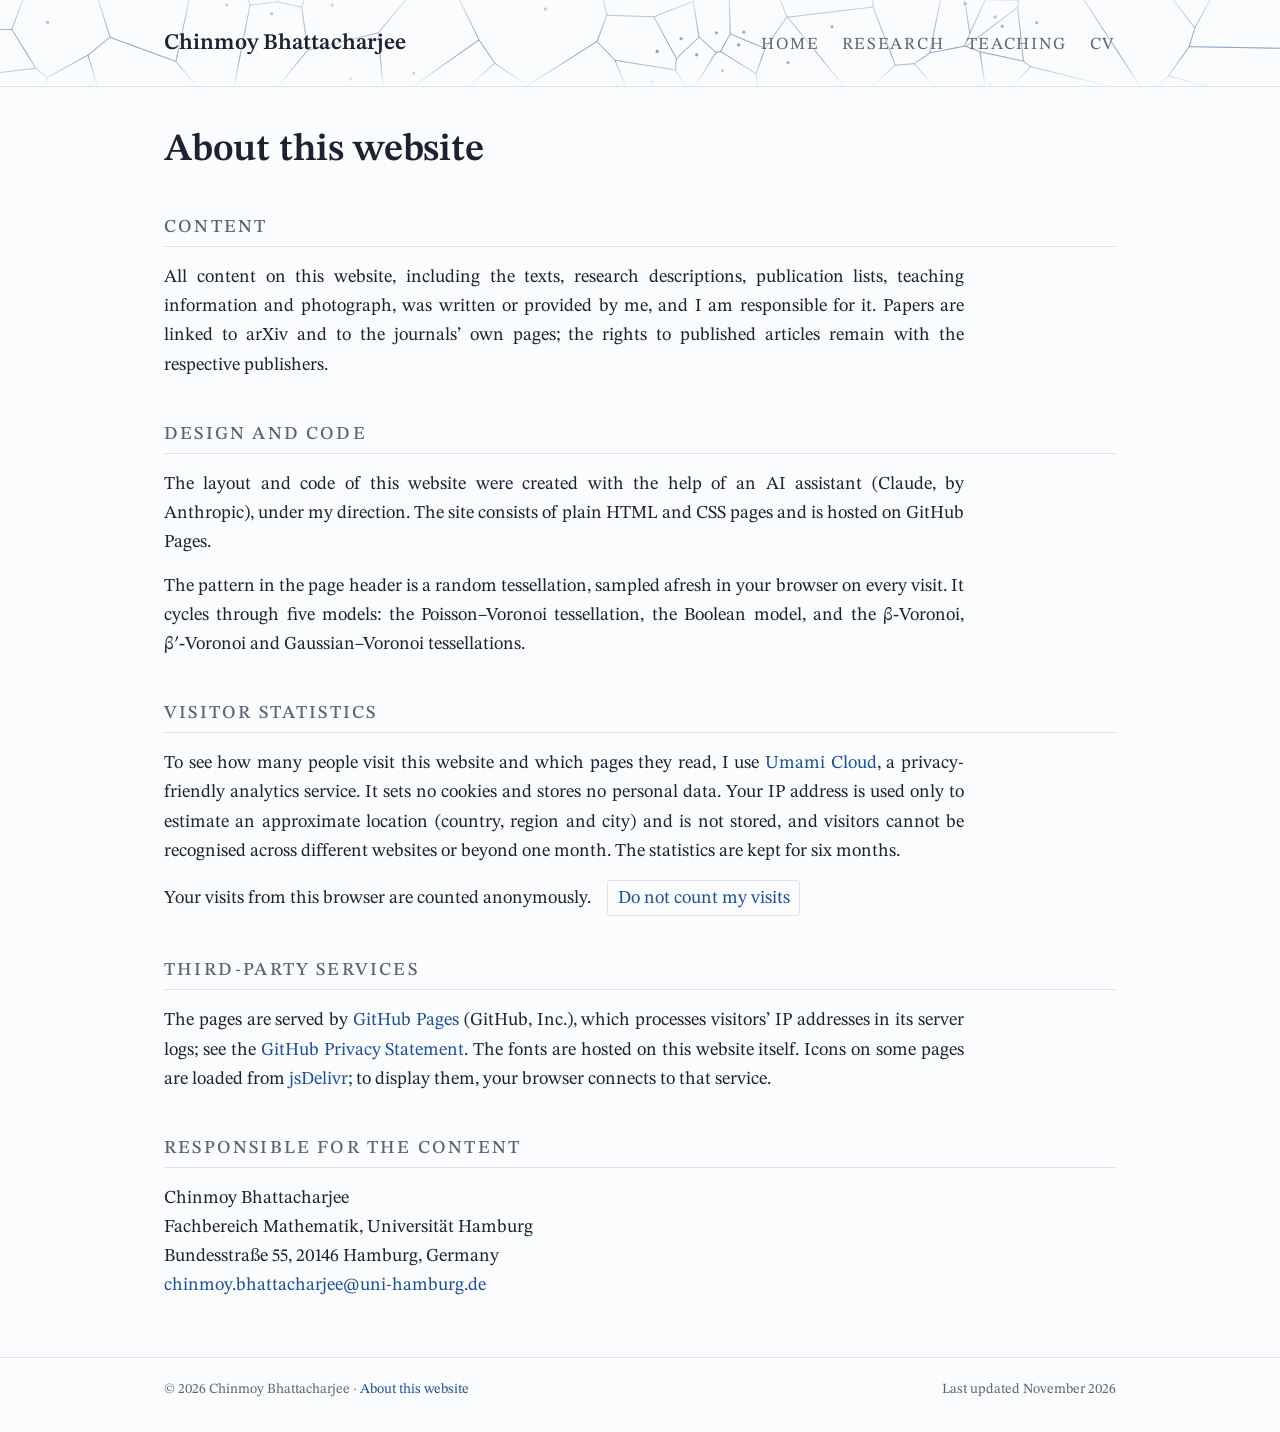
<file: about.html>
<!doctype html>
<html lang="en">
<head>
<meta charset="utf-8">
<meta name="viewport" content="width=device-width, initial-scale=1, viewport-fit=cover">
<title>About this website · Chinmoy Bhattacharjee</title>
<meta name="description" content="About the website of Chinmoy Bhattacharjee: content, design, visitor statistics and third-party services.">
<link rel="icon" href="favicon.svg" type="image/svg+xml">
<link rel="stylesheet" href="style.css">
<style>
  /* Opt-out control for visitor statistics (this page only) */
  .optout { display: flex; flex-wrap: wrap; align-items: baseline; gap: 0.4rem 1rem; }
  .optout button {
    font: inherit; color: var(--accent); background: none; border: 1px solid var(--rule);
    border-radius: 3px; padding: 0.15rem 0.6rem; cursor: pointer;
  }
  .optout button:hover { border-color: var(--accent); }
  .optout button:focus-visible { outline: 2px solid var(--accent); outline-offset: 2px; }
</style>
</head>
<body>

<header class="site-header">
  <canvas class="tess" aria-hidden="true"></canvas>
  <div class="wrap">
    <a class="site-name" href="index.html">Chinmoy Bhattacharjee</a>
    <nav class="site-nav" aria-label="Main">
      <a href="index.html">Home</a>
      <a href="research.html">Research</a>
      <a href="teaching.html">Teaching</a>
      <a href="cv.html">CV</a>
    </nav>
  </div>
</header>

<main>
  <div class="wrap">

    <section>
      <h1>About this website</h1>
    </section>

    <section>
      <h2>Content</h2>
      <div class="prose">
        <p>All content on this website, including the texts, research descriptions, publication lists, teaching information and photograph, was written or provided by me, and I am responsible for it. Papers are linked to arXiv and to the journals’ own pages; the rights to published articles remain with the respective publishers.</p>
      </div>
    </section>

    <section>
      <h2>Design and code</h2>
      <div class="prose">
        <p>The layout and code of this website were created with the help of an AI assistant (Claude, by Anthropic), under my direction. The site consists of plain HTML and CSS pages and is hosted on GitHub Pages.</p>
        <p>The pattern in the page header is a random tessellation, sampled afresh in your browser on every visit. It cycles through five models: the Poisson–Voronoi tessellation, the Boolean model, and the β‑Voronoi, β′‑Voronoi and Gaussian–Voronoi tessellations.</p>
      </div>
    </section>

    <section>
      <h2>Visitor statistics</h2>
      <div class="prose">
        <p>To see how many people visit this website and which pages they read, I use <a href="https://umami.is">Umami Cloud</a>, a privacy-friendly analytics service. It sets no cookies and stores no personal data. Your IP address is used only to estimate an approximate location (country, region and city) and is not stored, and visitors cannot be recognised across different websites or beyond one month. The statistics are kept for six months.</p>
        <p class="optout"><span data-optout-status>You can switch off the visitor statistics for this browser.</span> <button type="button" data-optout-toggle hidden>Do not count my visits</button></p>
      </div>
    </section>

    <section>
      <h2>Third-party services</h2>
      <div class="prose">
        <p>The pages are served by <a href="https://pages.github.com">GitHub Pages</a> (GitHub, Inc.), which processes visitors’ IP addresses in its server logs; see the <a href="https://docs.github.com/en/site-policy/privacy-policies/github-general-privacy-statement">GitHub Privacy Statement</a>. The fonts are hosted on this website itself. Icons on some pages are loaded from <a href="https://www.jsdelivr.com">jsDelivr</a>; to display them, your browser connects to that service.</p>
      </div>
    </section>

    <section>
      <h2>Responsible for the content</h2>
      <div class="prose">
        <p>Chinmoy Bhattacharjee<br>
        Fachbereich Mathematik, Universität Hamburg<br>
        Bundesstraße 55, 20146 Hamburg, Germany<br>
        <a href="mailto:chinmoy.bhattacharjee@uni-hamburg.de">chinmoy.bhattacharjee@uni-hamburg.de</a></p>
      </div>
    </section>

  </div>
</main>

<footer class="site-footer">
  <div class="wrap">
    <span>© 2026 Chinmoy Bhattacharjee · <a href="about.html" aria-current="page">About this website</a></span>
    <span class="last-updated"></span>
  </div>
</footer>

<script src="tessellation.js"></script>
<script>
  /* Opt-out button: stores a note in this browser that tells Umami not to count visits. */
  (function () {
    var btn = document.querySelector("[data-optout-toggle]");
    var status = document.querySelector("[data-optout-status]");
    if (!btn || !status) return;
    function isOff() { try { return localStorage.getItem("umami.disabled") !== null; } catch (e) { return false; } }
    function show() {
      if (isOff()) {
        status.textContent = "Your visits from this browser are not counted.";
        btn.textContent = "Count my visits again";
      } else {
        status.textContent = "Your visits from this browser are counted anonymously.";
        btn.textContent = "Do not count my visits";
      }
      btn.hidden = false;
    }
    btn.addEventListener("click", function () {
      try {
        if (isOff()) localStorage.removeItem("umami.disabled");
        else localStorage.setItem("umami.disabled", "1");
      } catch (e) {}
      show();
    });
    show();
  })();
</script>
<script defer src="https://cloud.umami.is/script.js" data-website-id="2314715c-61c5-48c2-8d09-edb953b30609" data-domains="chinmoybht.github.io"></script>
</body>
</html>
</file>
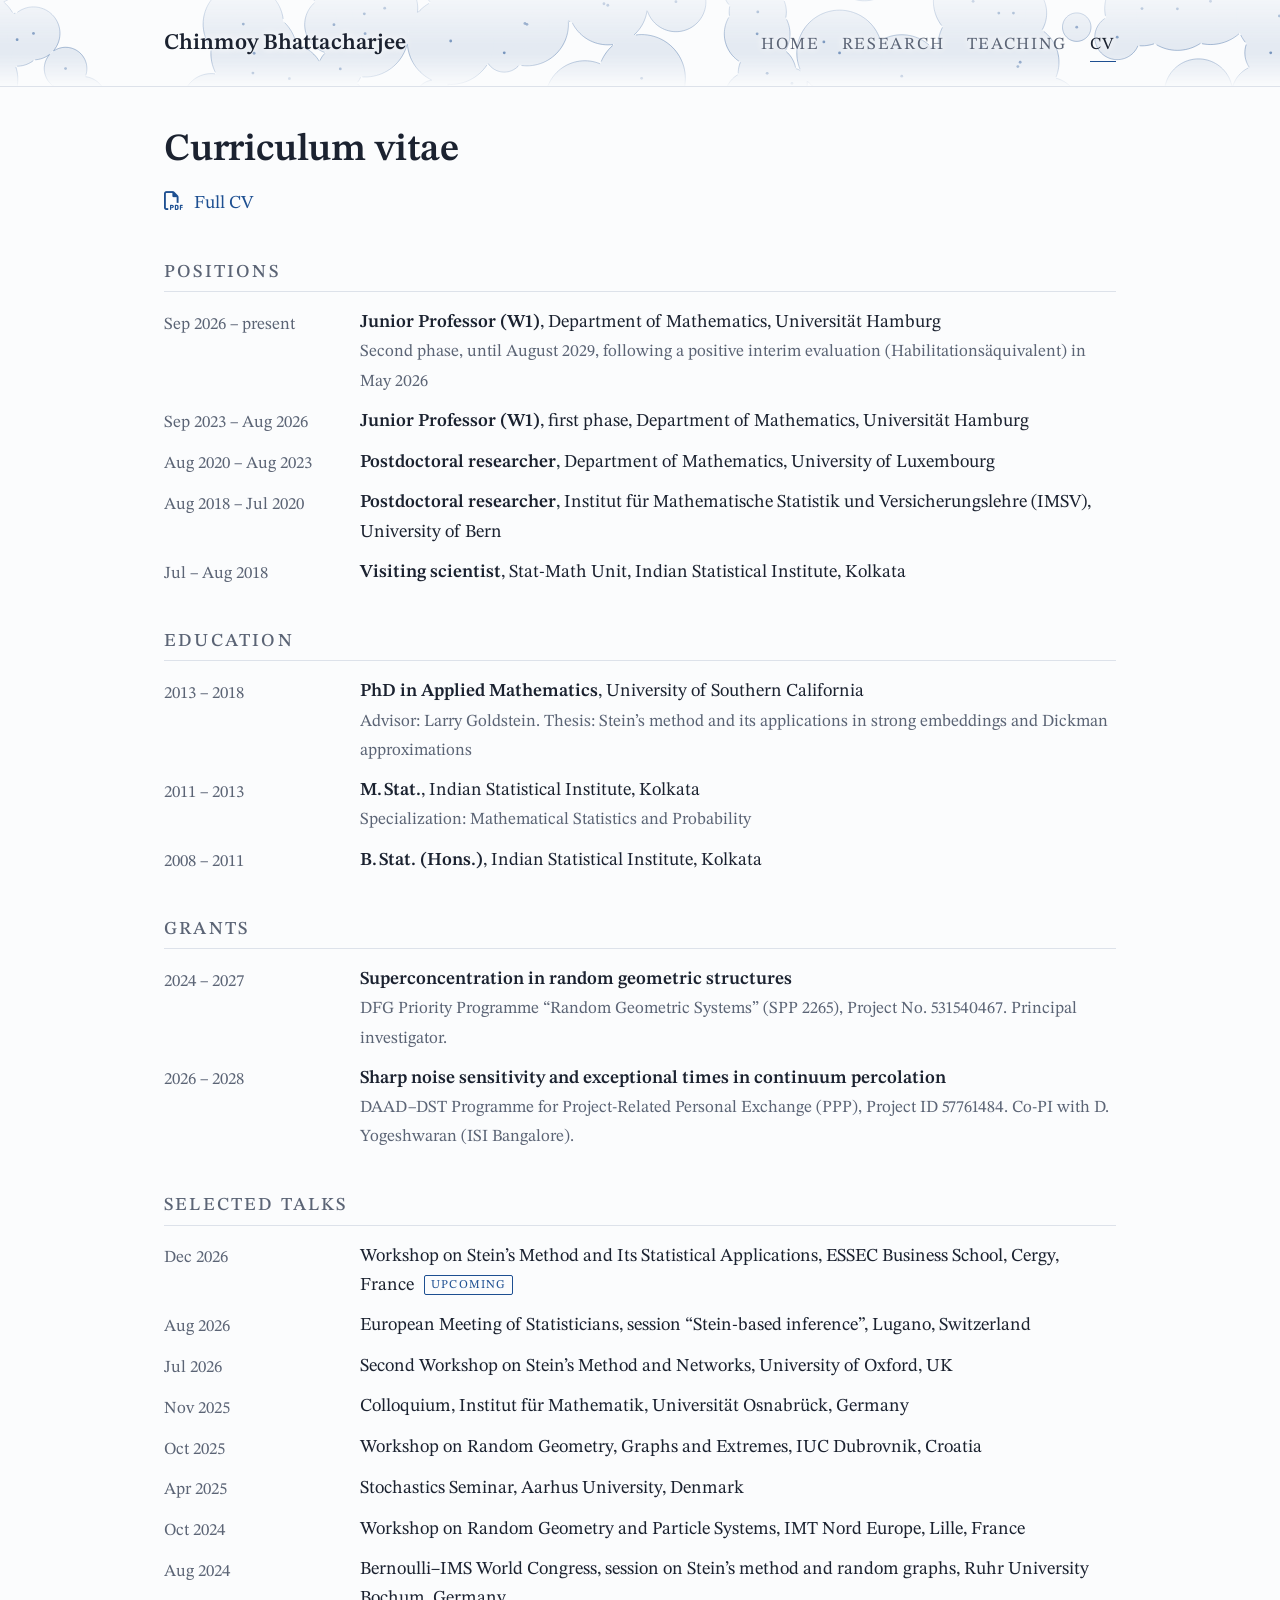
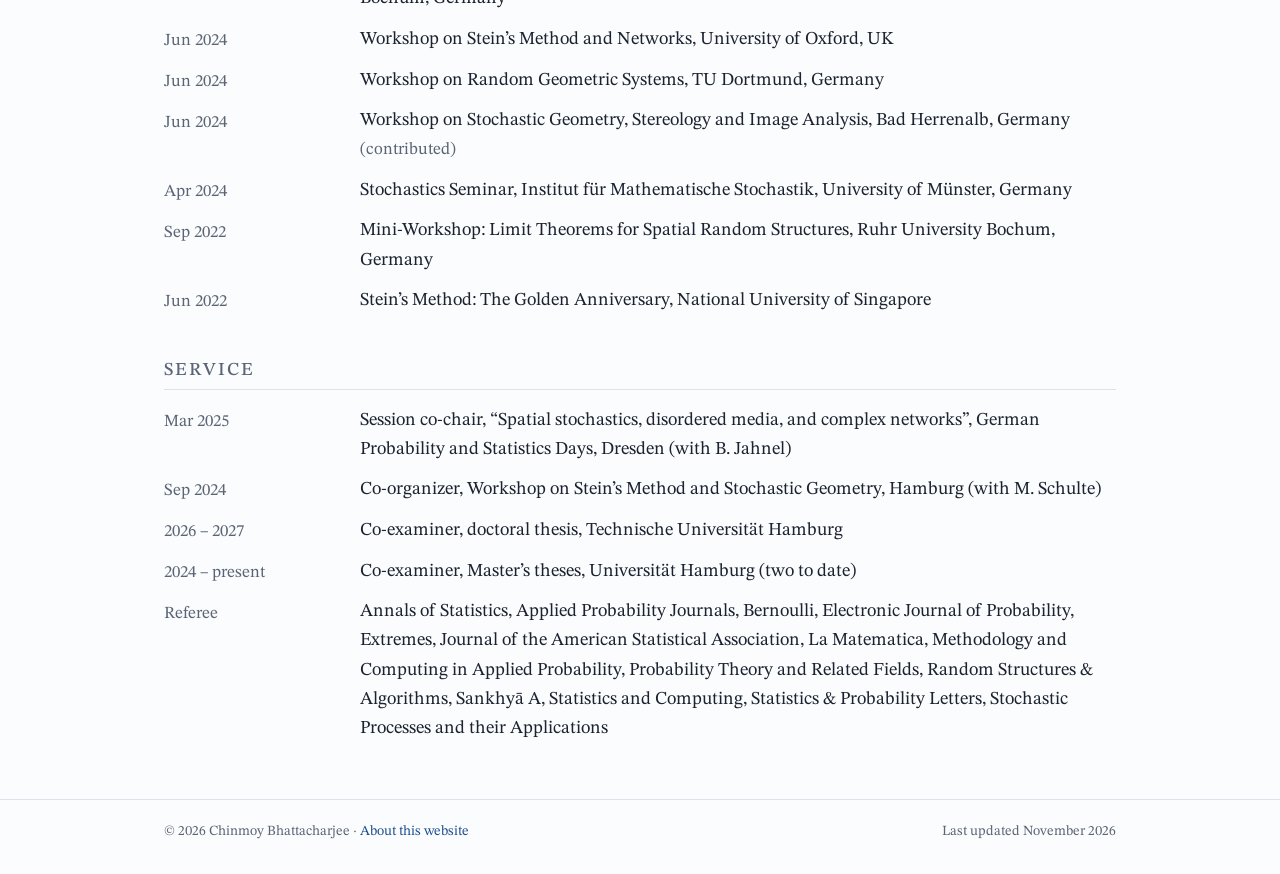
<file: cv.html>
<!doctype html>
<html lang="en">
<head>
<meta charset="utf-8">
<meta name="viewport" content="width=device-width, initial-scale=1, viewport-fit=cover">
<title>CV · Chinmoy Bhattacharjee</title>
<meta name="description" content="Curriculum vitae of Chinmoy Bhattacharjee: positions and education.">
<link rel="icon" href="favicon.svg" type="image/svg+xml">
<link rel="stylesheet" href="https://cdn.jsdelivr.net/npm/@fortawesome/fontawesome-free@6.5.2/css/all.min.css">
<link rel="stylesheet" href="style.css">
</head>
<body>

<header class="site-header">
  <canvas class="tess" aria-hidden="true"></canvas>
  <div class="wrap">
    <a class="site-name" href="index.html">Chinmoy Bhattacharjee</a>
    <nav class="site-nav" aria-label="Main">
      <a href="index.html">Home</a>
      <a href="research.html">Research</a>
      <a href="teaching.html">Teaching</a>
      <a href="cv.html" aria-current="page">CV</a>
    </nav>
  </div>
</header>

<main>
  <div class="wrap">

    <section>
      <h1>Curriculum vitae</h1>
      <!-- CV: upload your CV to GitHub as a file named exactly CV_Chinmoy.pdf.
           Uploading a new CV_Chinmoy.pdf replaces the old one; no link needs changing. -->
      <p class="cv-link"><a href="CV_Chinmoy.pdf"><span class="fa-regular fa-file-pdf" aria-hidden="true"></span> Full CV</a></p>    </section>

    <section>
      <h2>Positions</h2>
      <ul class="dated">
        <li>
          <span class="when">Sep 2026 – present</span>
          <span class="what"><b>Junior Professor (W1)</b>, Department of Mathematics, Universität Hamburg<br><span class="small muted">Second phase, until August 2029, following a positive interim evaluation (Habilitationsäquivalent) in May 2026</span></span>
        </li>
        <li>
          <span class="when">Sep 2023 – Aug 2026</span>
          <span class="what"><b>Junior Professor (W1)</b>, first phase, Department of Mathematics, Universität Hamburg</span>
        </li>
        <li>
          <span class="when">Aug 2020 – Aug 2023</span>
          <span class="what"><b>Postdoctoral researcher</b>, Department of Mathematics, University of Luxembourg</span>
        </li>
        <li>
          <span class="when">Aug 2018 – Jul 2020</span>
          <span class="what"><b>Postdoctoral researcher</b>, Institut für Mathematische Statistik und Versicherungslehre (IMSV), University of Bern</span>
        </li>
        <li>
          <span class="when">Jul – Aug 2018</span>
          <span class="what"><b>Visiting scientist</b>, Stat-Math Unit, Indian Statistical Institute, Kolkata</span>
        </li>
      </ul>
    </section>

    <section>
      <h2>Education</h2>
      <ul class="dated">
        <li>
          <span class="when">2013 – 2018</span>
          <span class="what"><b>PhD in Applied Mathematics</b>, University of Southern California<br><span class="small muted">Advisor: Larry Goldstein. Thesis: Stein’s method and its applications in strong embeddings and Dickman approximations</span></span>
        </li>
        <li>
          <span class="when">2011 – 2013</span>
          <span class="what"><b>M.&thinsp;Stat.</b>, Indian Statistical Institute, Kolkata<br><span class="small muted">Specialization: Mathematical Statistics and Probability</span></span>
        </li>
        <li>
          <span class="when">2008 – 2011</span>
          <span class="what"><b>B.&thinsp;Stat. (Hons.)</b>, Indian Statistical Institute, Kolkata</span>
        </li>
      </ul>
    </section>

    <section>
      <h2>Grants</h2>
      <ul class="dated">
        <li>
          <span class="when">2024 – 2027</span>
          <span class="what"><b>Superconcentration in random geometric structures</b><br><span class="small muted">DFG Priority Programme “Random Geometric Systems” (SPP 2265), Project No. 531540467. Principal investigator.</span></span>
        </li>
        <li>
          <span class="when">2026 – 2028</span>
          <span class="what"><b>Sharp noise sensitivity and exceptional times in continuum percolation</b><br><span class="small muted">DAAD–DST Programme for Project-Related Personal Exchange (PPP), Project ID 57761484. Co-PI with D. Yogeshwaran (ISI Bangalore).</span></span>
        </li>
      </ul>
    </section>

    <!-- TALKS: newest first. To add a talk, copy one <li> ... </li> block. -->
    <section>
      <h2>Selected talks</h2>
      <ul class="dated">
        <li><span class="when">Dec 2026</span><span class="what">Workshop on Stein’s Method and Its Statistical Applications, ESSEC Business School, Cergy, France <span class="tag">Upcoming</span></span></li>
        <li><span class="when">Aug 2026</span><span class="what">European Meeting of Statisticians, session “Stein-based inference”, Lugano, Switzerland</span></li>
        <li><span class="when">Jul 2026</span><span class="what">Second Workshop on Stein’s Method and Networks, University of Oxford, UK</span></li>
        <li><span class="when">Nov 2025</span><span class="what">Colloquium, Institut für Mathematik, Universität Osnabrück, Germany</span></li>
        <li><span class="when">Oct 2025</span><span class="what">Workshop on Random Geometry, Graphs and Extremes, IUC Dubrovnik, Croatia</span></li>
        <li><span class="when">Apr 2025</span><span class="what">Stochastics Seminar, Aarhus University, Denmark</span></li>
        <li><span class="when">Oct 2024</span><span class="what">Workshop on Random Geometry and Particle Systems, IMT Nord Europe, Lille, France</span></li>
        <li><span class="when">Aug 2024</span><span class="what">Bernoulli–IMS World Congress, session on Stein’s method and random graphs, Ruhr University Bochum, Germany</span></li>
        <li><span class="when">Jun 2024</span><span class="what">Workshop on Stein’s Method and Networks, University of Oxford, UK</span></li>
        <li><span class="when">Jun 2024</span><span class="what">Workshop on Random Geometric Systems, TU Dortmund, Germany</span></li>
        <li><span class="when">Jun 2024</span><span class="what">Workshop on Stochastic Geometry, Stereology and Image Analysis, Bad Herrenalb, Germany <span class="small muted">(contributed)</span></span></li>
        <li><span class="when">Apr 2024</span><span class="what">Stochastics Seminar, Institut für Mathematische Stochastik, University of Münster, Germany</span></li>
        <li><span class="when">Sep 2022</span><span class="what">Mini-Workshop: Limit Theorems for Spatial Random Structures, Ruhr University Bochum, Germany</span></li>
        <li><span class="when">Jun 2022</span><span class="what">Stein’s Method: The Golden Anniversary, National University of Singapore</span></li>
      </ul>
    </section>

    <section>
      <h2>Service</h2>
      <ul class="dated">
        <li><span class="when">Mar 2025</span><span class="what">Session co-chair, “Spatial stochastics, disordered media, and complex networks”, German Probability and Statistics Days, Dresden (with B. Jahnel)</span></li>
        <li><span class="when">Sep 2024</span><span class="what">Co-organizer, Workshop on Stein’s Method and Stochastic Geometry, Hamburg (with M. Schulte)</span></li>
        <li><span class="when">2026 – 2027</span><span class="what">Co-examiner, doctoral thesis, Technische Universität Hamburg</span></li>
        <li><span class="when">2024 – present</span><span class="what">Co-examiner, Master’s theses, Universität Hamburg (two to date)</span></li>
        <li><span class="when">Referee</span><span class="what">Annals of Statistics, Applied Probability Journals, Bernoulli, Electronic Journal of Probability, Extremes, Journal of the American Statistical Association, La Matematica, Methodology and Computing in Applied Probability, Probability Theory and Related Fields, Random Structures &amp; Algorithms, Sankhyā A, Statistics and Computing, Statistics &amp; Probability Letters, Stochastic Processes and their Applications</span></li>
      </ul>
    </section>

  </div>
</main>

<footer class="site-footer">
  <div class="wrap">
  <span>© 2026 Chinmoy Bhattacharjee · <a href="about.html">About this website</a></span>    
  <span class="last-updated"></span>
  </div>
</footer>

<script src="tessellation.js"></script>
<script defer src="https://cloud.umami.is/script.js" data-website-id="2314715c-61c5-48c2-8d09-edb953b30609" data-domains="chinmoybht.github.io"></script>
</body>
</html>
</file>
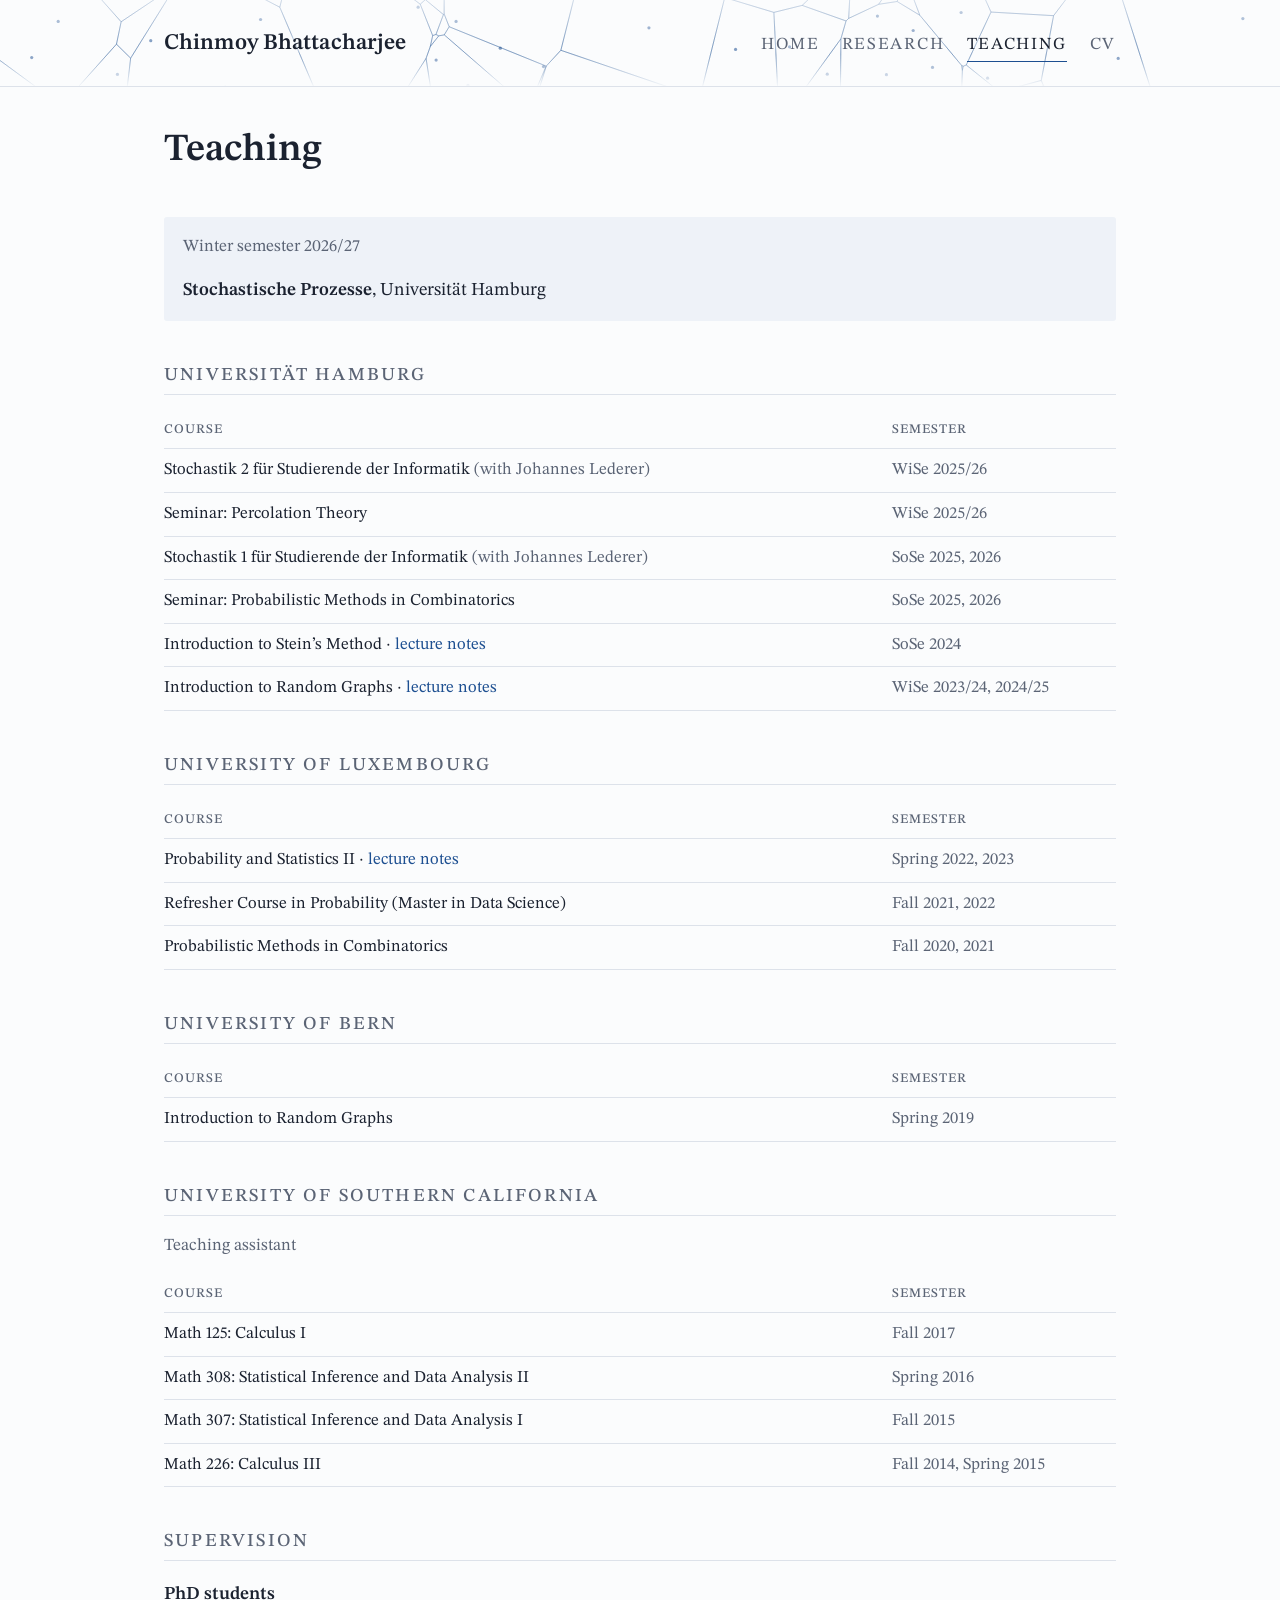
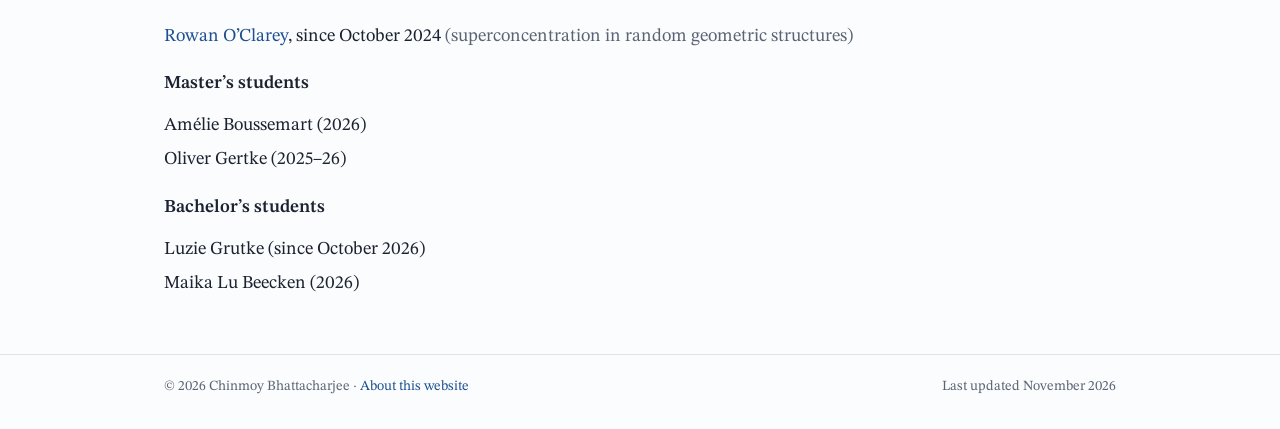
<file: teaching.html>
<!doctype html>
<html lang="en">
<head>
<meta charset="utf-8">
<meta name="viewport" content="width=device-width, initial-scale=1, viewport-fit=cover">
<title>Teaching · Chinmoy Bhattacharjee</title>
<meta name="description" content="Courses taught by Chinmoy Bhattacharjee at the University of Hamburg, University of Luxembourg, University of Bern and USC.">
<link rel="icon" href="favicon.svg" type="image/svg+xml">
<link rel="stylesheet" href="style.css">
</head>
<body>

<header class="site-header">
  <canvas class="tess" aria-hidden="true"></canvas>
  <div class="wrap">
    <a class="site-name" href="index.html">Chinmoy Bhattacharjee</a>
    <nav class="site-nav" aria-label="Main">
      <a href="index.html">Home</a>
      <a href="research.html">Research</a>
      <a href="teaching.html" aria-current="page">Teaching</a>
      <a href="cv.html">CV</a>
    </nav>
  </div>
</header>

<main>
  <div class="wrap">

    <section>
      <h1>Teaching</h1>
    </section>

    <!-- CURRENT COURSE: change the text below each semester. -->
    <section class="callout" aria-label="Current course">
      <p class="small muted">Winter semester 2026/27</p>
      <p><b>Stochastische Prozesse</b>, Universität Hamburg</p>
    </section>

    <!-- To add a course: copy one <tr> ... </tr> row and change the text. -->
    <section>
      <h2>Universität Hamburg</h2>
      <div class="table-scroll">
        <table>
          <thead><tr><th>Course</th><th>Semester</th></tr></thead>
          <tbody>
            <tr><td>Stochastik 2 für Studierende der Informatik <span class="muted">(with Johannes Lederer)</span></td><td class="term">WiSe 2025/26</td></tr>
            <tr><td>Seminar: Percolation Theory</td><td class="term">WiSe 2025/26</td></tr>
            <tr><td>Stochastik 1 für Studierende der Informatik <span class="muted">(with Johannes Lederer)</span></td><td class="term">SoSe 2025, 2026</td></tr>
            <tr><td>Seminar: Probabilistic Methods in Combinatorics</td><td class="term">SoSe 2025, 2026</td></tr>
            <tr><td>Introduction to Stein’s Method · <a href="https://drive.google.com/file/d/11FQrj7qRY3lX6XfSyDOIovRwnTA0QIf2/view?usp=sharing">lecture notes</a></td><td class="term">SoSe 2024</td></tr>
            <tr><td>Introduction to Random Graphs · <a href="https://drive.google.com/file/d/1anYDgps9JigGIeqxHbmPpxMbRRoRVzSV/view?usp=sharing">lecture notes</a></td><td class="term">WiSe 2023/24, 2024/25</td></tr>
          </tbody>
        </table>
      </div>
    </section>

    <section>
      <h2>University of Luxembourg</h2>
      <div class="table-scroll">
        <table>
          <thead><tr><th>Course</th><th>Semester</th></tr></thead>
          <tbody>
            <tr><td>Probability and Statistics II · <a href="https://drive.google.com/file/d/18796_JSi6g7E7PY8TVu8KeGRrCLlzfIQ/view?usp=sharing">lecture notes</a></td><td class="term">Spring 2022, 2023</td></tr>
            <tr><td>Refresher Course in Probability (Master in Data Science)</td><td class="term">Fall 2021, 2022</td></tr>
            <tr><td>Probabilistic Methods in Combinatorics</td><td class="term">Fall 2020, 2021</td></tr>
          </tbody>
        </table>
      </div>
    </section>

    <section>
      <h2>University of Bern</h2>
      <div class="table-scroll">
        <table>
          <thead><tr><th>Course</th><th>Semester</th></tr></thead>
          <tbody>
            <tr><td>Introduction to Random Graphs</td><td class="term">Spring 2019</td></tr>
          </tbody>
        </table>
      </div>
    </section>

    <section>
      <h2>University of Southern California</h2>
      <p class="small muted">Teaching assistant</p>
      <div class="table-scroll">
        <table>
          <thead><tr><th>Course</th><th>Semester</th></tr></thead>
          <tbody>
            <tr><td>Math 125: Calculus I</td><td class="term">Fall 2017</td></tr>
            <tr><td>Math 308: Statistical Inference and Data Analysis II</td><td class="term">Spring 2016</td></tr>
            <tr><td>Math 307: Statistical Inference and Data Analysis I</td><td class="term">Fall 2015</td></tr>
            <tr><td>Math 226: Calculus III</td><td class="term">Fall 2014, Spring 2015</td></tr>
          </tbody>
        </table>
      </div>
    </section>

    <!-- SUPERVISION: to add a student, copy one <li> ... </li> line into the right list. -->
    <section class="people">
      <h2>Supervision</h2>
      <h3>PhD students</h3>
      <ul>
        <li><a href="https://www.math.uni-hamburg.de/en/forschung/bereiche/st/math-stoch/personen/oclarey-rowan.html">Rowan O’Clarey</a>, since October 2024 <span class="muted">(superconcentration in random geometric structures)</span></li>
      </ul>
      <h3>Master’s students</h3>
      <ul>
        <li>Amélie Boussemart (2026)</li>
        <li>Oliver Gertke (2025–26)</li>
      </ul>
      <h3>Bachelor’s students</h3>
      <ul>
        <li>Luzie Grutke (since October 2026)</li>
        <li>Maika Lu Beecken (2026)</li>
      </ul>
  <!--
      <p class="small muted">Interested in writing a thesis with me? Please get in touch by <a href="mailto:chinmoy.bhattacharjee@uni-hamburg.de">email</a>.</p>
  -->
    </section>

  </div>
</main>

<footer class="site-footer">
  <div class="wrap">
  <span>© 2026 Chinmoy Bhattacharjee · <a href="about.html">About this website</a></span>    
  <span class="last-updated"></span>
  </div>
</footer>

<script src="tessellation.js"></script>
<script defer src="https://cloud.umami.is/script.js" data-website-id="2314715c-61c5-48c2-8d09-edb953b30609" data-domains="chinmoybht.github.io"></script>
</body>
</html>
</file>
<file: style.css>
/* ==========================================================
   Chinmoy Bhattacharjee — website stylesheet
   ========================================================== */

/* ---------- Fonts: hosted on this site (folder fonts/), not loaded from Google ----------
   STIX Two Text and IBM Plex Mono, SIL Open Font License; licences in the fonts folder. */
@font-face {
  font-family: 'STIX Two Text';
  font-style: normal;
  font-weight: 400;
  font-display: swap;
  src: url("fonts/stix-two-text-latin-400-normal.woff2") format("woff2");
  unicode-range: U+0000-00FF,U+0131,U+0152-0153,U+02BB-02BC,U+02C6,U+02DA,U+02DC,U+0304,U+0308,U+0329,U+2000-206F,U+20AC,U+2122,U+2191,U+2193,U+2212,U+2215,U+FEFF,U+FFFD;
}

@font-face {
  font-family: 'STIX Two Text';
  font-style: normal;
  font-weight: 500;
  font-display: swap;
  src: url("fonts/stix-two-text-latin-500-normal.woff2") format("woff2");
  unicode-range: U+0000-00FF,U+0131,U+0152-0153,U+02BB-02BC,U+02C6,U+02DA,U+02DC,U+0304,U+0308,U+0329,U+2000-206F,U+20AC,U+2122,U+2191,U+2193,U+2212,U+2215,U+FEFF,U+FFFD;
}

@font-face {
  font-family: 'STIX Two Text';
  font-style: normal;
  font-weight: 600;
  font-display: swap;
  src: url("fonts/stix-two-text-latin-600-normal.woff2") format("woff2");
  unicode-range: U+0000-00FF,U+0131,U+0152-0153,U+02BB-02BC,U+02C6,U+02DA,U+02DC,U+0304,U+0308,U+0329,U+2000-206F,U+20AC,U+2122,U+2191,U+2193,U+2212,U+2215,U+FEFF,U+FFFD;
}

@font-face {
  font-family: 'STIX Two Text';
  font-style: italic;
  font-weight: 400;
  font-display: swap;
  src: url("fonts/stix-two-text-latin-400-italic.woff2") format("woff2");
  unicode-range: U+0000-00FF,U+0131,U+0152-0153,U+02BB-02BC,U+02C6,U+02DA,U+02DC,U+0304,U+0308,U+0329,U+2000-206F,U+20AC,U+2122,U+2191,U+2193,U+2212,U+2215,U+FEFF,U+FFFD;
}

@font-face {
  font-family: 'STIX Two Text';
  font-style: normal;
  font-weight: 400;
  font-display: swap;
  src: url("fonts/stix-two-text-latin-ext-400-normal.woff2") format("woff2");
  unicode-range: U+0100-02BA,U+02BD-02C5,U+02C7-02CC,U+02CE-02D7,U+02DD-02FF,U+0304,U+0308,U+0329,U+1D00-1DBF,U+1E00-1E9F,U+1EF2-1EFF,U+2020,U+20A0-20AB,U+20AD-20C0,U+2113,U+2C60-2C7F,U+A720-A7FF;
}

@font-face {
  font-family: 'STIX Two Text';
  font-style: normal;
  font-weight: 500;
  font-display: swap;
  src: url("fonts/stix-two-text-latin-ext-500-normal.woff2") format("woff2");
  unicode-range: U+0100-02BA,U+02BD-02C5,U+02C7-02CC,U+02CE-02D7,U+02DD-02FF,U+0304,U+0308,U+0329,U+1D00-1DBF,U+1E00-1E9F,U+1EF2-1EFF,U+2020,U+20A0-20AB,U+20AD-20C0,U+2113,U+2C60-2C7F,U+A720-A7FF;
}

@font-face {
  font-family: 'STIX Two Text';
  font-style: normal;
  font-weight: 600;
  font-display: swap;
  src: url("fonts/stix-two-text-latin-ext-600-normal.woff2") format("woff2");
  unicode-range: U+0100-02BA,U+02BD-02C5,U+02C7-02CC,U+02CE-02D7,U+02DD-02FF,U+0304,U+0308,U+0329,U+1D00-1DBF,U+1E00-1E9F,U+1EF2-1EFF,U+2020,U+20A0-20AB,U+20AD-20C0,U+2113,U+2C60-2C7F,U+A720-A7FF;
}

@font-face {
  font-family: 'STIX Two Text';
  font-style: italic;
  font-weight: 400;
  font-display: swap;
  src: url("fonts/stix-two-text-latin-ext-400-italic.woff2") format("woff2");
  unicode-range: U+0100-02BA,U+02BD-02C5,U+02C7-02CC,U+02CE-02D7,U+02DD-02FF,U+0304,U+0308,U+0329,U+1D00-1DBF,U+1E00-1E9F,U+1EF2-1EFF,U+2020,U+20A0-20AB,U+20AD-20C0,U+2113,U+2C60-2C7F,U+A720-A7FF;
}

@font-face {
  font-family: 'STIX Two Text';
  font-style: normal;
  font-weight: 400;
  font-display: swap;
  src: url("fonts/stix-two-text-greek-400-normal.woff2") format("woff2");
  unicode-range: U+0370-0377,U+037A-037F,U+0384-038A,U+038C,U+038E-03A1,U+03A3-03FF;
}

@font-face {
  font-family: 'STIX Two Text';
  font-style: normal;
  font-weight: 500;
  font-display: swap;
  src: url("fonts/stix-two-text-greek-500-normal.woff2") format("woff2");
  unicode-range: U+0370-0377,U+037A-037F,U+0384-038A,U+038C,U+038E-03A1,U+03A3-03FF;
}

@font-face {
  font-family: 'STIX Two Text';
  font-style: normal;
  font-weight: 600;
  font-display: swap;
  src: url("fonts/stix-two-text-greek-600-normal.woff2") format("woff2");
  unicode-range: U+0370-0377,U+037A-037F,U+0384-038A,U+038C,U+038E-03A1,U+03A3-03FF;
}

@font-face {
  font-family: 'STIX Two Text';
  font-style: italic;
  font-weight: 400;
  font-display: swap;
  src: url("fonts/stix-two-text-greek-400-italic.woff2") format("woff2");
  unicode-range: U+0370-0377,U+037A-037F,U+0384-038A,U+038C,U+038E-03A1,U+03A3-03FF;
}

@font-face {
  font-family: 'IBM Plex Mono';
  font-style: normal;
  font-weight: 400;
  font-display: swap;
  src: url("fonts/ibm-plex-mono-latin-400-normal.woff2") format("woff2");
  unicode-range: U+0000-00FF,U+0131,U+0152-0153,U+02BB-02BC,U+02C6,U+02DA,U+02DC,U+0304,U+0308,U+0329,U+2000-206F,U+20AC,U+2122,U+2191,U+2193,U+2212,U+2215,U+FEFF,U+FFFD;
}

@font-face {
  font-family: 'IBM Plex Mono';
  font-style: normal;
  font-weight: 400;
  font-display: swap;
  src: url("fonts/ibm-plex-mono-latin-ext-400-normal.woff2") format("woff2");
  unicode-range: U+0100-02BA,U+02BD-02C5,U+02C7-02CC,U+02CE-02D7,U+02DD-02FF,U+0304,U+0308,U+0329,U+1D00-1DBF,U+1E00-1E9F,U+1EF2-1EFF,U+2020,U+20A0-20AB,U+20AD-20C0,U+2113,U+2C60-2C7F,U+A720-A7FF;
}

:root {
  /* Colours (light) */
  --paper:  #fbfcfd;
  --ink:    #1b2230;
  --muted:  #5b6475;
  --rule:   #dde2ea;
  --accent: #1d4f91;
  --tint:   #eef2f8;

  /* Type */
  --serif: "STIX Two Text", "STIX Two", "Cambria", Georgia, "Times New Roman", serif;
  --mono:  "IBM Plex Mono", ui-monospace, "SFMono-Regular", Menlo, Consolas, monospace;

  --step--1: 1rem;
  --step-0:  1.1875rem;
  --step-1:  1.4rem;
  --step-2:  1.85rem;
  --step-3:  2.5rem;

  --measure: 62rem;
  --contact-size: 1.125rem;   /* address, email, phone, profile links */
  color-scheme: light;
}

@media (prefers-color-scheme: dark) {
  :root:not([data-theme="light"]) {
    --paper:  #13161c;
    --ink:    #e4e7ed;
    --muted:  #9ca5b4;
    --rule:   #2a303a;
    --accent: #8db4ea;
    --tint:   #1b212b;
    color-scheme: dark;
  }
}
:root[data-theme="dark"] {
  --paper:  #13161c;
  --ink:    #e4e7ed;
  --muted:  #9ca5b4;
  --rule:   #2a303a;
  --accent: #8db4ea;
  --tint:   #1b212b;
  color-scheme: dark;
}

*, *::before, *::after { box-sizing: border-box; }

html { -webkit-text-size-adjust: 100%; }

body {
  margin: 0;
  background: var(--paper);
  color: var(--ink);
  font-family: var(--serif);
  font-size: var(--step-0);
  line-height: 1.6;
  font-kerning: normal;
  font-variant-numeric: oldstyle-nums proportional-nums;
}

.wrap {
  max-width: var(--measure);
  margin-inline: auto;
  padding-inline: 20px;
  padding-block: 0;
}

a { color: var(--accent); text-decoration: none; }
a:hover { text-decoration: underline; text-underline-offset: 0.18em; }
a:focus-visible { outline: 2px solid var(--accent); outline-offset: 2px; border-radius: 2px; }

img { max-width: 100%; }

/* ---------- Header ---------- */
.site-header {
  border-bottom: 1px solid var(--rule);
}
.site-header .wrap {
  display: flex;
  flex-wrap: wrap;
  align-items: baseline;
  justify-content: space-between;
  gap: 0.5rem 1.5rem;
  padding-block: 1.6rem 1.1rem;
}
.site-name {
  font-size: var(--step-1);
  font-weight: 600;
  color: var(--ink);
  letter-spacing: 0.005em;
}
.site-name:hover { text-decoration: none; color: var(--accent); }
.site-nav {
  display: flex;
  flex-wrap: wrap;
  gap: 0.25rem 1.4rem;
}
.site-nav a {
  font-size: var(--step--1);
  text-transform: uppercase;
  letter-spacing: 0.1em;
  color: var(--muted);
  padding-block: 0.2rem;
  border-bottom: 1px solid transparent;
}
.site-nav a:hover { color: var(--ink); text-decoration: none; }
.site-nav a[aria-current="page"] { color: var(--ink); border-bottom-color: var(--accent); }

/* ---------- Main ---------- */
main { padding-block: 2.5rem 3.5rem; }
main > .wrap { display: flex; flex-direction: column; gap: 2.75rem; }

h1, h2, h3 { font-weight: 600; line-height: 1.2; text-wrap: balance; margin: 0; }
h1 { font-size: var(--step-3); letter-spacing: -0.005em; }
h2 {
  font-size: var(--step-0);
  text-transform: uppercase;
  letter-spacing: 0.12em;
  color: var(--muted);
  font-weight: 500;
  padding-bottom: 0.45rem;
  border-bottom: 1px solid var(--rule);
}
h3 { font-size: var(--step-1); }

section { display: flex; flex-direction: column; gap: 1rem; }
p { margin: 0; }
.prose { display: flex; flex-direction: column; gap: 0.9rem; max-width: 50rem; }

.muted { color: var(--muted); }
.small { font-size: var(--step--1); }
.mono  { font-family: var(--mono); font-size: 0.8em; letter-spacing: 0; }

/* ---------- Home: intro ---------- */
.intro {
  display: grid;
  grid-template-columns: minmax(0, 1fr) 14rem;
  gap: 2.5rem;
  align-items: start;
}
.intro-text { display: flex; flex-direction: column; gap: 0.35rem; min-width: 0; }
.role { font-size: var(--step-1); color: var(--ink); }
.affil { color: var(--muted); }

.portrait {
  position: relative;
  width: 14rem;
  aspect-ratio: 4 / 5;
  max-width: 100%;
  border-radius: 3px;
  background: var(--tint);
  overflow: hidden;
  display: grid;
  place-items: center;
}
/* The photo covers the whole box; the initials underneath only show if photo.jpg is missing. */
.portrait img { position: absolute; inset: 0; width: 100%; height: 100%; object-fit: cover; object-position: 50% 25%; display: block; z-index: 1; }
.portrait .initials {
  font-size: 2.6rem;
  letter-spacing: 0.06em;
  color: var(--muted);
}

.contact {
  display: grid;
  grid-template-columns: max-content minmax(0, 1fr);
  gap: 0.2rem 1.25rem;
  margin: 0.9rem 0 0;
  font-size: var(--contact-size);
}
.contact dt { color: var(--muted); text-transform: uppercase; letter-spacing: 0.08em; font-size: 0.85rem; padding-top: 0.2rem; }
.contact dd { margin: 0; min-width: 0; overflow-wrap: anywhere; }

.profile-links { display: flex; flex-wrap: wrap; gap: 0.35rem 1.75rem; font-size: var(--contact-size); margin-top: 0.7rem; }

/* ---------- Dated lists (news, positions) ---------- */
.dated { list-style: none; margin: 0; padding: 0; display: flex; flex-direction: column; gap: 0.7rem; }
.dated li {
  display: grid;
  grid-template-columns: 11rem minmax(0, 1fr);
  gap: 1.25rem;
}
.dated .when {
  color: var(--muted);
  font-size: var(--step--1);
  padding-top: 0.15rem;
  font-variant-numeric: lining-nums tabular-nums;
}
.dated .what { min-width: 0; }
.tag {
  display: inline-block;
  font-size: 0.75rem;
  text-transform: uppercase;
  letter-spacing: 0.1em;
  color: var(--accent);
  border: 1px solid currentColor;
  border-radius: 2px;
  padding: 0 0.35rem;
  margin-left: 0.4rem;
  vertical-align: 0.15em;
  line-height: 1.5;
}

/* ---------- Research interests with MSC codes ---------- */
.interests { list-style: none; margin: 0; padding: 0; display: grid; grid-template-columns: repeat(2, minmax(0, 1fr)); gap: 0.4rem 2rem; }
.interests li { min-width: 0; }

/* ---------- Bibliography ---------- */
.bib { list-style: none; margin: 0; padding: 0; display: flex; flex-direction: column; gap: 0.8rem; line-height: 1.45; }
.bib li {
  display: grid;
  grid-template-columns: 2.6rem minmax(0, 1fr);
  gap: 0.6rem;
}
.bib .key {
  color: var(--muted);
  font-variant-numeric: lining-nums tabular-nums;
  text-align: right;
}
.bib .entry { min-width: 0; display: flex; flex-direction: column; gap: 0; }
.bib .title { font-weight: 600; }
.bib .authors { color: var(--ink); }
.bib .venue { color: var(--muted); }
.bib .venue i { color: var(--ink); }
.bib .links { display: flex; flex-wrap: wrap; gap: 0.2rem 1rem; font-family: var(--mono); font-size: 0.85rem; margin-top: 0.05rem; }
.status { font-style: italic; }

/* ---------- Supervision list (teaching) ---------- */
.people h3 { font-size: var(--step-0); font-weight: 600; margin-top: 0.4rem; }
.people ul { list-style: none; margin: 0; padding: 0; display: flex; flex-direction: column; gap: 0.3rem; }

/* ---------- Tables (teaching) ---------- */
.table-scroll { overflow-x: auto; }
table { border-collapse: collapse; width: 100%; font-size: var(--contact-size); table-layout: fixed; }
/* Every teaching table uses the same semester column width, so the columns line up down the page. */
th:last-child, td.term { width: 14rem; }
th, td { text-align: left; vertical-align: top; padding: 0.5rem 1rem 0.5rem 0; border-bottom: 1px solid var(--rule); }
th { font-weight: 500; color: var(--muted); text-transform: uppercase; letter-spacing: 0.08em; font-size: 0.82rem; }
td.term { color: var(--muted); white-space: nowrap; font-variant-numeric: lining-nums; }
td:last-child, th:last-child { padding-right: 0; }

.callout {
  background: var(--tint);
  border-radius: 3px;
  padding: 1rem 1.2rem;
}

.funding { font-size: var(--step--1); color: var(--muted); }

/* ---------- Footer ---------- */
.site-footer { border-top: 1px solid var(--rule); }
.site-footer .wrap {
  padding-block: 1.25rem 2rem;
  font-size: 0.875rem;
  color: var(--muted);
  display: flex; flex-wrap: wrap; gap: 0.3rem 1.5rem; justify-content: space-between;
}

/* ---------- Narrow screens ---------- */
@media (max-width: 640px) {
  :root { --step-0: 1.125rem; --step--1: 0.975rem; --step-1: 1.3rem; --step-3: 2.1rem; --contact-size: 1.0625rem; }
  .intro { grid-template-columns: minmax(0, 1fr); }
  .portrait { width: 8.5rem; order: -1; }
  .dated li { grid-template-columns: minmax(0, 1fr); gap: 0.05rem; }
  .interests { grid-template-columns: minmax(0, 1fr); }
  .bib li { grid-template-columns: 2.1rem minmax(0, 1fr); }
  th:last-child, td.term { width: 8.5rem; white-space: normal; }
  main { padding-block: 1.75rem 2.5rem; }
}

/* ---------- Wide screens: slightly larger text ---------- */
@media (min-width: 1100px) {
  :root { --step-0: 1.14rem; --step--1: 1.06rem; --step-3: 2.4rem; --contact-size: 1.04rem; }
}

@media (prefers-reduced-motion: reduce) {
  * { scroll-behavior: auto !important; transition: none !important; }
}

/* ---------- Poisson–Voronoi tessellation behind the header (tall on Home, thin band elsewhere) ---------- */
.site-header { position: relative; overflow: hidden; isolation: isolate; }
.tess {
  position: absolute; inset: 0; z-index: -1; display: block;
  pointer-events: none;
  -webkit-mask-image: linear-gradient(to bottom, rgba(0,0,0,.35) 0%, #000 50%, #000 62%, transparent 100%);
          mask-image: linear-gradient(to bottom, rgba(0,0,0,.35) 0%, #000 50%, #000 62%, transparent 100%);
}
.site-name, .site-nav a { text-shadow: 0 0 6px var(--paper), 0 0 12px var(--paper); }
/* Other pages: the tessellation shows as a thin band behind the name and menu. */
.site-header:not(.hero) .wrap { padding-block: 1.6rem 1.5rem; }
.hero .tess-note {
  display: flex; justify-content: flex-end;
  padding-block: 6.5rem 0.75rem;
}
.tess-note button {
  font: italic var(--step--1)/1.4 var(--serif);
  color: var(--muted);
  background: var(--paper);
  background: color-mix(in srgb, var(--paper) 82%, transparent);
  border: 0; border-radius: 2px;
  padding: 0.15rem 0.5rem; margin-right: -0.5rem;
  cursor: pointer; text-align: right;
}
.tess-note button:hover .resample { text-decoration: underline; text-underline-offset: 0.18em; }
.tess-note button:focus-visible { outline: 2px solid var(--accent); outline-offset: 2px; }
.tess-note .resample { font-style: normal; color: var(--accent); margin-left: 0.35rem; }
.tess-note .n { font-style: normal; font-variant-numeric: lining-nums; }
@media (max-width: 640px) {
  .hero .tess-note { padding-block: 4.5rem 0.6rem; }
}


/* ---------- Paper summaries (click to open) ---------- */
.bib details { margin-top: 0.15rem; }
.bib summary {
  cursor: pointer; list-style: none;
  display: inline-flex; align-items: baseline; gap: 0.35rem;
  font-family: var(--mono); font-size: 0.85rem; color: var(--accent);
}
.bib summary::-webkit-details-marker { display: none; }
.bib summary::before { content: "\25B8"; display: inline-block; transition: transform 0.15s; }
.bib details[open] summary::before { transform: rotate(90deg); }
.bib summary:hover { text-decoration: underline; text-underline-offset: 0.18em; }
.bib summary:focus-visible { outline: 2px solid var(--accent); outline-offset: 2px; border-radius: 2px; }
.bib details p { margin: 0.35rem 0 0.25rem; max-width: 46rem; color: var(--muted); line-height: 1.5; }
.bib.plain li { grid-template-columns: minmax(0, 1fr); }

/* ---------- Coauthor links: quiet until hovered ---------- */
.bib .authors a { color: inherit; text-decoration: underline; text-decoration-color: var(--rule); text-underline-offset: 0.18em; }
.bib .authors a:hover { color: var(--accent); text-decoration-color: currentColor; }

/* ---------- Home: medium-height header, no caption ---------- */
.site-header.medium .wrap { padding-block: 1.6rem 5rem; }
@media (max-width: 640px) {
  .site-header.medium .wrap { padding-block: 1.6rem 3.5rem; }
}

/* ---------- Link icons (Academicons and Font Awesome, loaded in the page head) ---------- */
.links span[aria-hidden], .profile-links span[aria-hidden], .dated span[aria-hidden], .cv-link span[aria-hidden] { margin-right: 0.35em; font-size: 1.05em; }.links { row-gap: 0.25rem; }

/* ---------- Phones: small photo beside the name ---------- */
@media (max-width: 640px) {
  .intro { position: relative; }
  .portrait { position: absolute; top: 0; right: 0; width: 6rem; order: 0; }
  .intro h1, .intro .role { padding-right: 7rem; }
}

/* ---------- Research: overview strands ---------- */
.overview { gap: 0.6rem; }

/* ---------- Video link after a talk ---------- */
.video-link { margin-left: 0.75em; white-space: nowrap; }

/* Justified text in the research paragraphs (Home and Research pages), larger screens only */
@media (min-width: 641px) {
  .prose p { text-align: justify; hyphens: auto; -webkit-hyphens: auto; }
}

/* ---------- "Last updated" date in the footer of every page ----------
   Change the date here only; all pages pick it up. */
.last-updated::before { content: "Last updated November 2026"; }
</file>
